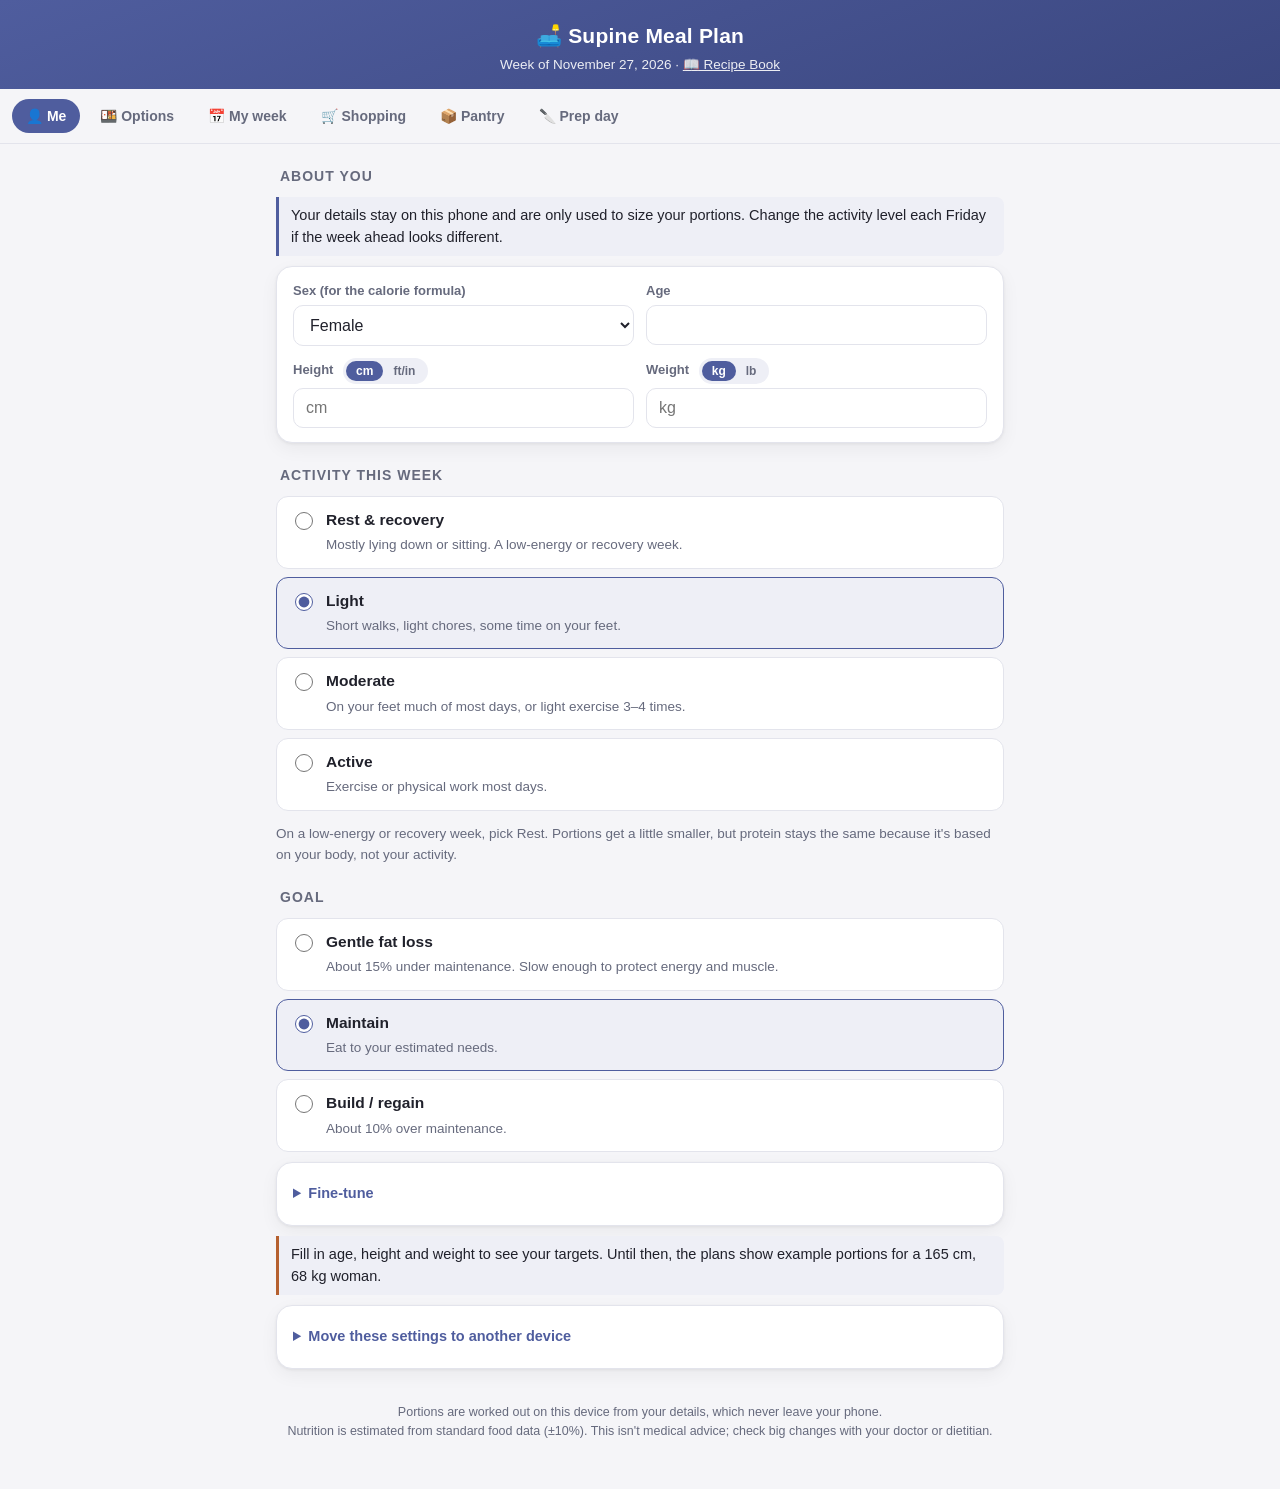
<file: index.html>
<!DOCTYPE html>
<html lang="en">
<head>
<meta charset="UTF-8">
<meta name="viewport" content="width=device-width, initial-scale=1.0, viewport-fit=cover">
<meta name="apple-mobile-web-app-capable" content="yes">
<meta name="apple-mobile-web-app-status-bar-style" content="black-translucent">
<meta name="apple-mobile-web-app-title" content="Supine Meals">
<meta name="theme-color" content="#4f5d9e">
<title>Supine Meal Plan</title>
<meta name="description" content="Low-effort weekly meal prep, portioned to you. Three plans every Friday, one paced prep day.">
<link rel="icon" href="favicon.svg" type="image/svg+xml">
<link rel="icon" href="icons/icon-192.png" type="image/png" sizes="192x192">
<link rel="apple-touch-icon" href="apple-touch-icon.png">
<link rel="manifest" href="manifest.webmanifest">
<meta property="og:type" content="website">
<meta property="og:title" content="Supine Meal Plan">
<meta property="og:description" content="Low-effort weekly meal prep, portioned to you. Three plans every Friday, one paced prep day.">
<meta property="og:url" content="https://swoodcock.github.io/SupineMealPlan/">
<meta property="og:image" content="https://swoodcock.github.io/SupineMealPlan/og-image.png">
<meta property="og:image:width" content="1200">
<meta property="og:image:height" content="630">
<meta property="og:image:alt" content="A steaming bowl beside the words Supine Meal Plan">
<meta name="twitter:card" content="summary_large_image">
<link rel="stylesheet" href="app.css?v=2">
</head>
<body data-page="plan">
<header>
  <h1>🛋️ Supine Meal Plan</h1>
  <div class="sub"><span id="weeklabel">Loading…</span> · <a href="book.html">📖 Recipe Book</a></div>
</header>

<div class="tabs" id="tabbar">
  <button data-tab="me">👤 Me</button>
  <button data-tab="options">🍱 Options</button>
  <button data-tab="week">📅 My week</button>
  <button data-tab="shop">🛒 Shopping</button>
  <button data-tab="pantry">📦 Pantry</button>
  <button data-tab="prep">🔪 Prep day</button>
</div>

<div class="wrap">
  <div class="panel" id="tab-me"></div>
  <div class="panel" id="tab-options"></div>
  <div class="panel" id="tab-week"></div>
  <div class="panel" id="tab-shop"></div>
  <div class="panel" id="tab-pantry"></div>
  <div class="panel" id="tab-prep"></div>
</div>

<footer>
  Portions are worked out on this device from your details, which never leave your phone.<br>
  Nutrition is estimated from standard food data (±10%). This isn't medical advice; check big changes with your doctor or dietitian.
</footer>

<script src="engine.js?v=2"></script>
<script src="app.js?v=2"></script>
</body>
</html>
</file>
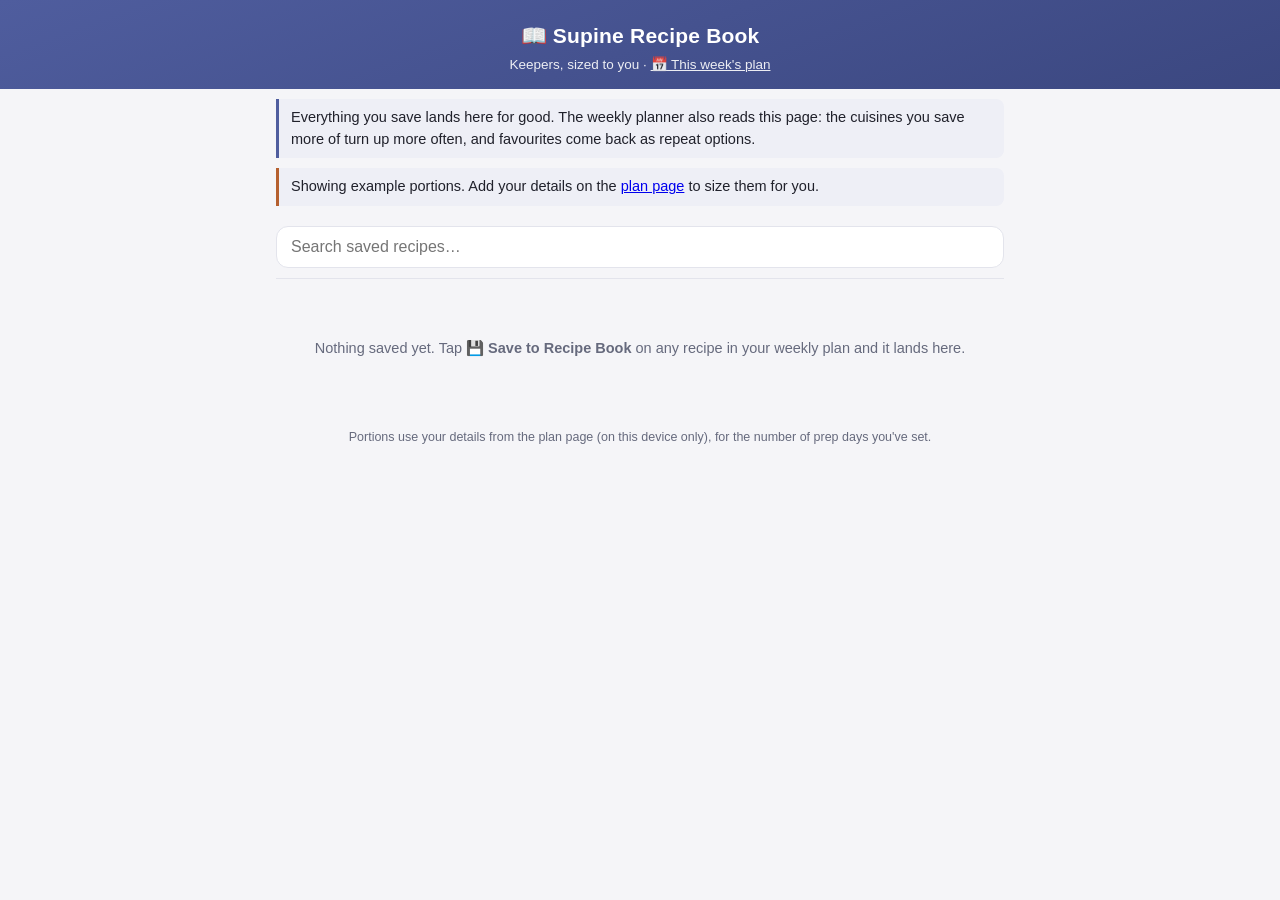
<file: book.html>
<!DOCTYPE html>
<html lang="en">
<head>
<meta charset="UTF-8">
<meta name="viewport" content="width=device-width, initial-scale=1.0, viewport-fit=cover">
<meta name="apple-mobile-web-app-capable" content="yes">
<meta name="apple-mobile-web-app-status-bar-style" content="black-translucent">
<meta name="apple-mobile-web-app-title" content="Recipe Book">
<meta name="theme-color" content="#4f5d9e">
<title>Supine Recipe Book</title>
<meta name="description" content="Saved favourites from the Supine Meal Plan, portioned to you.">
<link rel="icon" href="favicon.svg" type="image/svg+xml">
<link rel="icon" href="icons/icon-192.png" type="image/png" sizes="192x192">
<link rel="apple-touch-icon" href="apple-touch-icon.png">
<link rel="manifest" href="manifest.webmanifest">
<meta property="og:type" content="website">
<meta property="og:title" content="Supine Recipe Book">
<meta property="og:description" content="Saved favourites from the Supine Meal Plan, portioned to you.">
<meta property="og:url" content="https://swoodcock.github.io/SupineMealPlan/book.html">
<meta property="og:image" content="https://swoodcock.github.io/SupineMealPlan/og-image.png">
<meta property="og:image:width" content="1200">
<meta property="og:image:height" content="630">
<meta property="og:image:alt" content="A steaming bowl beside the words Supine Meal Plan">
<meta name="twitter:card" content="summary_large_image">
<link rel="stylesheet" href="app.css?v=2">
</head>
<body data-page="book">
<header>
  <h1>📖 Supine Recipe Book</h1>
  <div class="sub">Keepers, sized to you · <a href="index.html">📅 This week's plan</a></div>
</header>

<div class="wrap">
  <div class="note">Everything you save lands here for good. The weekly planner also reads this page: the cuisines you save more of turn up more often, and favourites come back as repeat options.</div>
  <div id="booknote"></div>
  <div class="searchbar"><input type="text" id="search" placeholder="Search saved recipes…"></div>
  <div class="switch" id="cuisines"></div>
  <div id="list"></div>
</div>

<footer>Portions use your details from the plan page (on this device only), for the number of prep days you've set.</footer>

<script src="engine.js?v=2"></script>
<script src="app.js?v=2"></script>
</body>
</html>
</file>
<file: app.css>
:root{
  --bg:#f5f5f8; --card:#ffffff; --ink:#20212b; --muted:#666a7d;
  --line:#e3e4ec; --accent:#4f5d9e; --accent-dk:#3b4780; --accent2:#2f7d6a;
  --chip:#eeeff6; --warn:#b5602f; --good:#2f7d6a;
  --sit:#2f7d6a; --stand:#b5602f; --rest:#7a6cc0;
  --shadow:0 1px 3px rgba(0,0,0,.06),0 6px 18px rgba(0,0,0,.05);
  --radius:16px;
}
@media (prefers-color-scheme: dark){
  :root{ --bg:#14151c; --card:#1e2029; --ink:#e9eaf2; --muted:#a0a3b5;
    --line:#2f3240; --chip:#282a36; --shadow:0 1px 3px rgba(0,0,0,.4); }
}
*{box-sizing:border-box; -webkit-tap-highlight-color:transparent;}
body{
  margin:0; background:var(--bg); color:var(--ink);
  font-family:-apple-system,BlinkMacSystemFont,"Segoe UI",Roboto,Helvetica,Arial,sans-serif;
  line-height:1.5; font-size:17px; padding:0 0 40px; -webkit-text-size-adjust:100%;
}
body::before{content:''; position:fixed; top:0; left:0; right:0; height:env(safe-area-inset-top); background:var(--accent); z-index:1000;}
header{
  padding:calc(20px + env(safe-area-inset-top)) 20px 14px; text-align:center;
  background:linear-gradient(160deg,var(--accent) 0%,var(--accent-dk) 100%); color:#fff;
}
header h1{margin:0; font-size:21px; letter-spacing:.2px;}
header .sub{opacity:.9; font-size:13.5px; margin-top:3px;}
header .sub a{color:#fff;}
.wrap{max-width:760px; margin:0 auto; padding:0 16px;}

.tabs{
  position:sticky; top:env(safe-area-inset-top); z-index:30; background:var(--bg);
  display:flex; gap:6px; overflow-x:auto; padding:10px 12px; border-bottom:1px solid var(--line); scrollbar-width:none;
}
.tabs::-webkit-scrollbar{display:none;}
.tabs button{flex:0 0 auto; font-family:inherit; font-size:14px; font-weight:700; color:var(--muted); background:transparent; border:none; cursor:pointer; padding:9px 14px; border-radius:999px; white-space:nowrap;}
.tabs button.active{color:#fff; background:var(--accent);}
.panel{display:none;}
.panel.active{display:block; animation:fade .18s ease;}
@keyframes fade{from{opacity:.4}to{opacity:1}}

h2.sec{font-size:14px; text-transform:uppercase; letter-spacing:1px; color:var(--muted); margin:22px 4px 10px;}
h4{margin:16px 0 6px; font-size:13.5px; text-transform:uppercase; letter-spacing:.6px; color:var(--accent2);}
.box{background:var(--card); border:1px solid var(--line); border-radius:var(--radius); padding:14px 16px; box-shadow:var(--shadow); margin:10px 0;}
.note{border-left:3px solid var(--accent); padding:8px 12px; margin:10px 0; border-radius:0 8px 8px 0; background:var(--chip); font-size:14.5px;}
.note.warn{border-color:var(--warn);}
.muted{color:var(--muted);}
.small{font-size:13.5px;}
.pill{display:inline-block; font-size:12px; font-weight:600; background:var(--chip); padding:2px 8px; border-radius:999px; margin:2px 4px 2px 0; color:var(--muted);}
.btn{font-family:inherit; font-size:15px; font-weight:700; color:#fff; background:var(--accent); border:none; border-radius:999px; padding:11px 18px; cursor:pointer;}
.btn.ghost{color:var(--accent); background:var(--chip); border:1px solid var(--line);}
.btn.small{font-size:13px; padding:7px 13px;}
.btn:disabled{opacity:.5; cursor:default;}

/* ---------- Me ---------- */
.form{display:grid; grid-template-columns:1fr 1fr; gap:12px;}
.form .full{grid-column:1 / -1;}
.field label{display:block; font-size:13px; font-weight:700; color:var(--muted); margin-bottom:4px;}
.field input,.field select{width:100%; font-family:inherit; font-size:16px; padding:10px 12px; border-radius:10px; border:1px solid var(--line); background:var(--card); color:var(--ink);}
.inline{display:flex; gap:8px;}
.inline > *{flex:1;}
.seg{display:inline-flex; background:var(--chip); border-radius:999px; padding:3px; margin-left:6px; vertical-align:middle;}
.seg button{font-family:inherit; font-size:12px; font-weight:700; color:var(--muted); background:transparent; border:none; border-radius:999px; padding:3px 10px; cursor:pointer;}
.seg button.active{color:#fff; background:var(--accent);}
.choices{display:grid; gap:8px;}
.choice{display:flex; gap:10px; align-items:flex-start; padding:11px 13px; border:1.5px solid var(--line); border-radius:12px; cursor:pointer; background:var(--card);}
.choice input{margin-top:4px; accent-color:var(--accent); width:18px; height:18px; flex:0 0 auto;}
.choice b{display:block; font-size:15.5px;}
.choice span{font-size:13.5px; color:var(--muted);}
.choice:has(input:checked){border-color:var(--accent); background:var(--chip);}

.stats{display:grid; grid-template-columns:repeat(auto-fit,minmax(130px,1fr)); gap:10px;}
.stat{background:var(--card); border:1px solid var(--line); border-radius:14px; padding:12px 14px; box-shadow:var(--shadow);}
.stat .v{font-size:24px; font-weight:800; line-height:1.1;}
.stat .v small{font-size:14px; font-weight:700; color:var(--muted);}
.stat .l{font-size:12.5px; color:var(--muted); font-weight:600; margin-top:2px;}
table.meals{width:100%; border-collapse:collapse; font-size:14.5px;}
table.meals th,table.meals td{text-align:right; padding:7px 6px; border-bottom:1px solid var(--line);}
table.meals th:first-child,table.meals td:first-child{text-align:left;}
table.meals th{font-size:12px; color:var(--muted); text-transform:uppercase; letter-spacing:.5px;}
details.more>summary{cursor:pointer; font-weight:700; font-size:14.5px; color:var(--accent); padding:6px 0;}
.why p{font-size:14.5px; margin:8px 0;}

/* ---------- Options ---------- */
.opt{background:var(--card); border:1.5px solid var(--line); border-radius:var(--radius); box-shadow:var(--shadow); margin:14px 0; overflow:hidden;}
.opt.chosen{border-color:var(--accent2);}
.opt .head{padding:15px 16px 6px; display:flex; gap:12px; align-items:flex-start;}
.opt .letter{flex:0 0 auto; width:38px; height:38px; border-radius:11px; background:var(--accent); color:#fff; display:flex; align-items:center; justify-content:center; font-weight:800; font-size:18px;}
.opt.chosen .letter{background:var(--accent2);}
.opt .name{font-weight:800; font-size:18px;}
.opt .body{padding:0 16px 16px;}
.opt .blurb{font-size:14.5px; margin:6px 0 10px;}
.menu{list-style:none; padding:0; margin:8px 0 12px; font-size:14.5px;}
.menu li{padding:5px 0; border-bottom:1px dashed var(--line);}
.menu li:last-child{border-bottom:none;}
.menu .k{display:inline-block; min-width:78px; font-size:11px; font-weight:800; letter-spacing:.5px; text-transform:uppercase; color:var(--muted);}
.effort{display:flex; gap:14px; flex-wrap:wrap; font-size:13.5px; margin:8px 0;}
.effort b{font-size:15px;}
.dots{letter-spacing:2px; color:var(--accent);}
.bars{display:grid; gap:7px; margin:10px 0 14px;}
.bar{font-size:13px;}
.bar .row{display:flex; justify-content:space-between; font-weight:600;}
.bar .track{height:8px; background:var(--chip); border-radius:99px; overflow:hidden; margin-top:3px; position:relative;}
.bar .fill{height:100%; background:var(--accent2); border-radius:99px;}
.bar .fill.over{background:var(--accent);}
.bar .fill.under{background:var(--warn);}
.chosen-tag{font-size:12px; font-weight:800; color:#fff; background:var(--accent2); border-radius:999px; padding:3px 9px; margin-left:auto; white-space:nowrap;}

/* ---------- plan switcher ---------- */
.switch{display:flex; gap:6px; flex-wrap:wrap; margin:14px 0 4px; align-items:center; font-size:13.5px; color:var(--muted);}
.switch button{font-family:inherit; font-size:13px; font-weight:700; color:var(--muted); background:var(--chip); border:1px solid var(--line); border-radius:999px; padding:6px 12px; cursor:pointer;}
.switch button.active{color:#fff; background:var(--accent); border-color:var(--accent);}
.switch button.mine::after{content:' ✓';}

/* ---------- Week ---------- */
.cal{display:flex; flex-direction:column; gap:8px;}
.day{display:flex; gap:12px; background:var(--card); border:1px solid var(--line); border-radius:14px; box-shadow:var(--shadow); padding:11px 12px;}
.dbadge{flex:0 0 56px; text-align:center; border-radius:11px; background:var(--chip); display:flex; flex-direction:column; justify-content:center; padding:6px 0;}
.dbadge .dow{font-size:11px; font-weight:800; letter-spacing:1px; color:var(--accent);}
.dbadge .dnum{font-size:22px; font-weight:800; line-height:1;}
.dbadge .where{font-size:10.5px; font-weight:700; color:var(--muted); margin-top:3px;}
.dmeals{flex:1; display:flex; flex-direction:column; gap:4px; min-width:0; font-size:14.5px;}
.dmeals .k{display:inline-block; min-width:74px; font-size:10.5px; font-weight:800; letter-spacing:.5px; text-transform:uppercase; color:var(--muted);}
.dish{font-weight:700; color:var(--ink); cursor:pointer; border-bottom:1.5px dotted var(--accent);}

details.card{background:var(--card); border:1px solid var(--line); border-radius:var(--radius); margin:12px 0; box-shadow:var(--shadow); overflow:hidden; scroll-margin-top:70px;}
details.card>summary{list-style:none; cursor:pointer; padding:15px 16px; display:flex; align-items:center; gap:12px;}
details.card>summary::-webkit-details-marker{display:none;}
.cnum{flex:0 0 auto; width:36px; height:36px; border-radius:10px; background:var(--accent); color:#fff; display:flex; align-items:center; justify-content:center; font-size:18px;}
.ctitle{flex:1; min-width:0;}
.ctitle .t{font-weight:700; font-size:17px;}
.ctitle .s{font-size:13px; color:var(--muted); margin-top:2px;}
.chev{flex:0 0 auto; color:var(--muted); transition:transform .2s;}
details[open]>summary .chev{transform:rotate(180deg);}
.cbody{padding:0 16px 18px;}
.cbody ol,.cbody ul{margin:6px 0; padding-left:22px;}
.cbody li{margin:5px 0;}

.pcard{background:var(--chip); border-radius:12px; padding:10px 12px; margin:6px 0 10px;}
.pcard .row{display:flex; justify-content:space-between; gap:10px; padding:6px 0; border-bottom:1px dashed var(--line); font-size:15px;}
.pcard .row:last-of-type{border-bottom:none;}
.pcard .row b{white-space:nowrap; font-size:16px;}
.pcard .side{font-size:11px; font-weight:700; color:var(--muted); margin-left:6px;}
.macros{font-size:13px; color:var(--muted); margin-top:6px;}
.macros b{color:var(--ink);}
.storage{font-size:13px; font-weight:600; margin-top:6px;}

.savewidget{margin-top:14px; padding-top:14px; border-top:1px dashed var(--line);}
.savebox{display:none; margin-top:10px;}
.savebox.open{display:block;}
.savebox textarea{width:100%; font-family:inherit; font-size:14px; padding:9px 11px; border-radius:10px; border:1px solid var(--line); background:var(--card); color:var(--ink); resize:vertical; min-height:54px; margin-bottom:8px;}
.savestatus{font-size:13.5px; color:var(--muted);}

/* ---------- Shop ---------- */
.grp{background:var(--card); border:1px solid var(--line); border-radius:var(--radius); margin:10px 0; box-shadow:var(--shadow); overflow:hidden;}
.grp h4{margin:0; padding:11px 16px; background:var(--chip); color:var(--ink); border-bottom:1px solid var(--line); font-size:13px;}
.item{display:flex; gap:11px; align-items:flex-start; padding:11px 16px; border-bottom:1px solid var(--line); cursor:pointer; font-size:15px;}
.item:last-child{border-bottom:none;}
.item input{margin-top:3px; width:20px; height:20px; accent-color:var(--accent2); flex:0 0 auto;}
.item .what{flex:1;}
.item .buy{font-weight:700; white-space:nowrap;}
.item .why{display:block; font-size:12.5px; color:var(--muted);}
.item:has(input:checked) .what,.item:has(input:checked) .buy{text-decoration:line-through; color:var(--muted);}

/* ---------- Prep ---------- */
.session{margin:20px 0 24px;}
.shead{background:var(--accent); color:#fff; border-radius:12px; padding:11px 15px; display:flex; align-items:baseline; gap:10px; flex-wrap:wrap;}
.shead .n{font-size:16px; font-weight:800;}
.shead .t{margin-left:auto; font-size:12.5px; font-weight:700; background:rgba(255,255,255,.18); padding:3px 10px; border-radius:999px; white-space:nowrap;}
.steps{list-style:none; padding:0; margin:8px 0 0;}
.steps li{display:flex; gap:12px; padding:12px; margin:8px 0; background:var(--card); border:1px solid var(--line); border-radius:12px; box-shadow:var(--shadow); font-size:15px;}
.steps li.rest{background:transparent; box-shadow:none; border-style:dashed; color:var(--muted);}
.steps .how{flex:0 0 62px; text-align:center; font-size:11px; font-weight:800; text-transform:uppercase; letter-spacing:.4px;}
.steps .how .i{display:block; font-size:22px; line-height:1.1;}
.steps .how.sit{color:var(--sit);} .steps .how.stand{color:var(--stand);} .steps .how.rest{color:var(--rest);}
.steps .tm{display:block; font-size:12px; color:var(--muted); font-weight:600;}
.legend{display:flex; gap:14px; flex-wrap:wrap; font-size:13px; color:var(--muted); margin:6px 4px;}

/* ---------- Book ---------- */
.searchbar{position:sticky; top:env(safe-area-inset-top); z-index:30; background:var(--bg); padding:10px 0; border-bottom:1px solid var(--line); margin-bottom:4px;}
.searchbar input{width:100%; font-size:16px; font-family:inherit; padding:11px 14px; border-radius:12px; border:1px solid var(--line); background:var(--card); color:var(--ink);}
.empty{text-align:center; color:var(--muted); padding:30px 16px; font-size:14.5px;}
.usernote{border-left:3px solid var(--accent2); padding:8px 12px; margin:10px 0; border-radius:0 8px 8px 0; background:var(--chip); font-size:14.5px;}

footer{text-align:center; color:var(--muted); font-size:12.5px; padding:24px 16px 8px;}
footer a{color:var(--muted);}
@media (max-width:420px){ .form{grid-template-columns:1fr;} }

/* ---------- Freezer, pantry, feedback ---------- */
.freeze{font-size:13.5px; padding:7px 10px; margin:8px 0; border-radius:10px; background:var(--chip); border-left:3px solid #4a8fc2;}
.freeze.no{border-left-color:var(--warn);}
.grp.fold>summary{cursor:pointer; list-style:none; padding:11px 16px; font-size:13.5px; font-weight:700; background:var(--chip);}
.grp.fold>summary::-webkit-details-marker{display:none;}
.grp.fold[open]>summary{border-bottom:1px solid var(--line);}
.item.inv{align-items:center; cursor:default;}
.invq{display:flex; align-items:center; gap:5px; flex:0 0 auto;}
.invq input{width:76px; font-family:inherit; font-size:16px; padding:7px 8px; border-radius:9px; border:1px solid var(--line); background:var(--card); color:var(--ink); text-align:right;}
.invq small{width:64px; font-size:12px; color:var(--muted); line-height:1.2;}
.dot{display:inline-block; width:10px; height:10px; border-radius:50%; flex:0 0 auto; background:transparent;}
.dot.ok{background:var(--good);} .dot.part{background:#d9a21b;} .dot.short{background:var(--warn);}
.legend .dot{margin-right:5px; vertical-align:-1px;}
.rq{margin:12px 0 4px;}
.rq b{font-size:14px;}
.rq .switch{margin:6px 0 0;}
</file>
